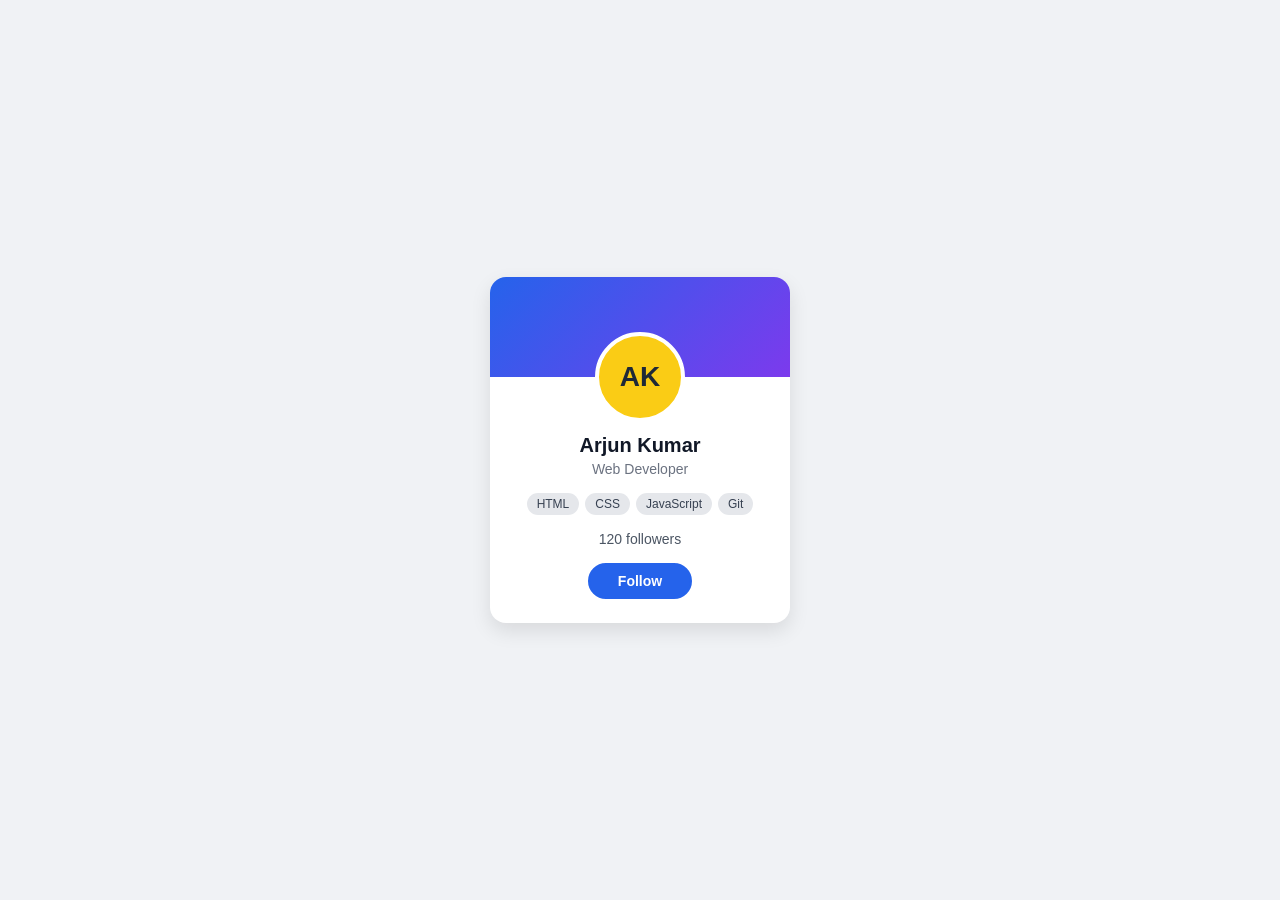
<file: frontend.harsh/PROFILECARD/index.html>
<!DOCTYPE html>
<html lang="en">
<head>
  <meta charset="UTF-8">
  <meta name="viewport" content="width=device-width, initial-scale=1.0">
  <title>Profile Card - Arjun Kumar</title>
  <style>
    * {
      box-sizing: border-box;
      margin: 0;
      padding: 0;
      font-family: 'Segoe UI', Tahoma, Geneva, Verdana, sans-serif;
    }

    body {
      display: flex;
      justify-content: center;
      align-items: center;
      min-height: 100vh;
      background-color: #f0f2f5;
    }

    .card {
      width: 300px;
      background-color: #ffffff;
      border-radius: 16px;
      box-shadow: 0 8px 20px rgba(0, 0, 0, 0.1);
      text-align: center;
      overflow: hidden;
      padding-bottom: 24px;
    }

    .banner {
      height: 100px;
      background: linear-gradient(135deg, #2563eb, #7c3aed);
    }

    .avatar {
      width: 90px;
      height: 90px;
      background-color: #facc15;
      border: 4px solid #ffffff;
      border-radius: 50%;
      margin: -45px auto 12px;
      display: flex;
      justify-content: center;
      align-items: center;
      font-size: 28px;
      font-weight: bold;
      color: #1f2937;
    }

    h2 {
      font-size: 20px;
      color: #111827;
      margin-bottom: 4px;
    }

    .role {
      font-size: 14px;
      color: #6b7280;
      margin-bottom: 16px;
    }

    .skills {
      list-style: none;
      display: flex;
      justify-content: center;
      flex-wrap: wrap;
      gap: 6px;
      padding: 0 16px;
      margin-bottom: 16px;
    }

    .skills li {
      background-color: #e5e7eb;
      color: #374151;
      font-size: 12px;
      font-weight: 500;
      padding: 4px 10px;
      border-radius: 999px;
    }

    .followers {
      font-size: 14px;
      color: #4b5563;
      margin-bottom: 16px;
    }

    .follow-btn {
      background-color: #2563eb;
      color: #ffffff;
      border: 2px solid #2563eb;
      padding: 8px 28px;
      border-radius: 999px;
      font-size: 14px;
      font-weight: 600;
      cursor: pointer;
      transition: all 0.2s ease;
    }

    .follow-btn.following {
      background-color: #ffffff;
      color: #2563eb;
    }
  </style>
</head>
<body>

  <div class="card">
    <div class="banner"></div>
    <div class="avatar">AK</div>
    <h2>Arjun Kumar</h2>
    <p class="role">Web Developer</p>
    
    <ul class="skills">
      <li>HTML</li>
      <li>CSS</li>
      <li>JavaScript</li>
      <li>Git</li>
    </ul>

    <p class="followers"><span id="follower-count">120</span> followers</p>
    <button id="follow-btn" class="follow-btn">Follow</button>
  </div>

  <script>
    const followBtn = document.getElementById('follow-btn');
    const followerCount = document.getElementById('follower-count');

    followBtn.addEventListener('click', () => {
      const isFollowing = followBtn.classList.toggle('following');

      if (isFollowing) {
        followBtn.textContent = 'Following';
        followerCount.textContent = '121';
      } else {
        followBtn.textContent = 'Follow';
        followerCount.textContent = '120';
      }
    });
  </script>

</body>
</html>
</file>
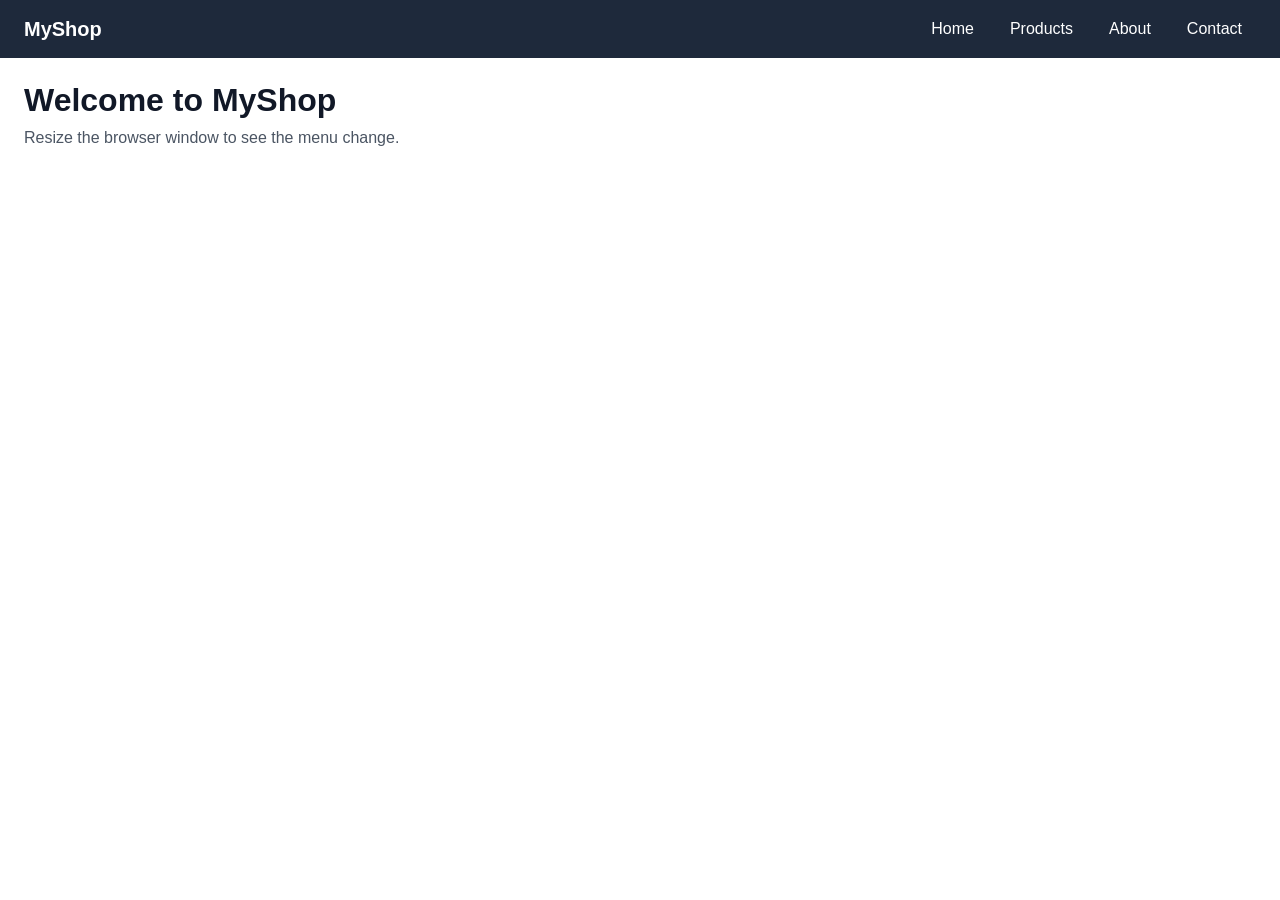
<file: frontend.harsh/RESPONSIVE NAVIGATION BAR/index.html>
<!DOCTYPE html>
<html lang="en">
<head>
  <meta charset="UTF-8">
  <meta name="viewport" content="width=device-width, initial-scale=1.0">
  <title>MyShop - Responsive Navbar</title>
  <link rel="stylesheet" href="style.css">
</head>
<body>

  <!-- Requirement 1: Header with logo, hamburger button, and nav links -->
  <header class="navbar">
    <div class="logo">MyShop</div>
    <button id="menu-btn" class="menu-btn">&#9776;</button>
    <nav id="nav-menu" class="nav-links">
      <a href="#">Home</a>
      <a href="#">Products</a>
      <a href="#">About</a>
      <a href="#">Contact</a>
    </nav>
  </header>

  <!-- Requirement 1: Main section -->
  <main>
    <h1>Welcome to MyShop</h1>
    <p>Resize the browser window to see the menu change.</p>
  </main>

  <script src="script.js"></script>
</body>
</html>
</file>
<file: frontend.harsh/RESPONSIVE NAVIGATION BAR/style.css>
* {
  box-sizing: border-box;
  margin: 0;
  padding: 0;
  font-family: 'Segoe UI', Tahoma, Geneva, Verdana, sans-serif;
}

/* Requirement 2: Dark navy background & flexbox layout */
.navbar {
  background-color: #1e293b;
  color: #ffffff;
  display: flex;
  justify-content: space-between;
  align-items: center;
  padding: 12px 24px;
  flex-wrap: wrap;
}

.logo {
  font-size: 20px;
  font-weight: bold;
}

.nav-links {
  display: flex;
  gap: 8px;
}

.nav-links a {
  color: #ffffff;
  text-decoration: none;
  padding: 8px 14px;
  border-radius: 4px;
  transition: background-color 0.2s ease;
}

/* Requirement 2: Blue background on hover */
.nav-links a:hover {
  background-color: #2563eb;
}

/* Requirement 3: Hide hamburger button on wide screens */
.menu-btn {
  display: none;
  background: none;
  border: none;
  color: #ffffff;
  font-size: 24px;
  cursor: pointer;
}

main {
  padding: 24px;
}

main h1 {
  margin-bottom: 10px;
  color: #111827;
}

main p {
  color: #4b5563;
}

/* Requirement 3: Media query for screens up to 600px wide */
@media (max-width: 600px) {
  .menu-btn {
    display: block;
  }

  .nav-links {
    display: none;
    flex-direction: column;
    width: 100%;
    margin-top: 12px;
  }

  /* Requirement 4: Show menu when 'open' class is toggled */
  .nav-links.open {
    display: flex;
  }

  .nav-links a {
    padding: 10px;
    border-top: 1px solid #334155;
  }
}
</file>
